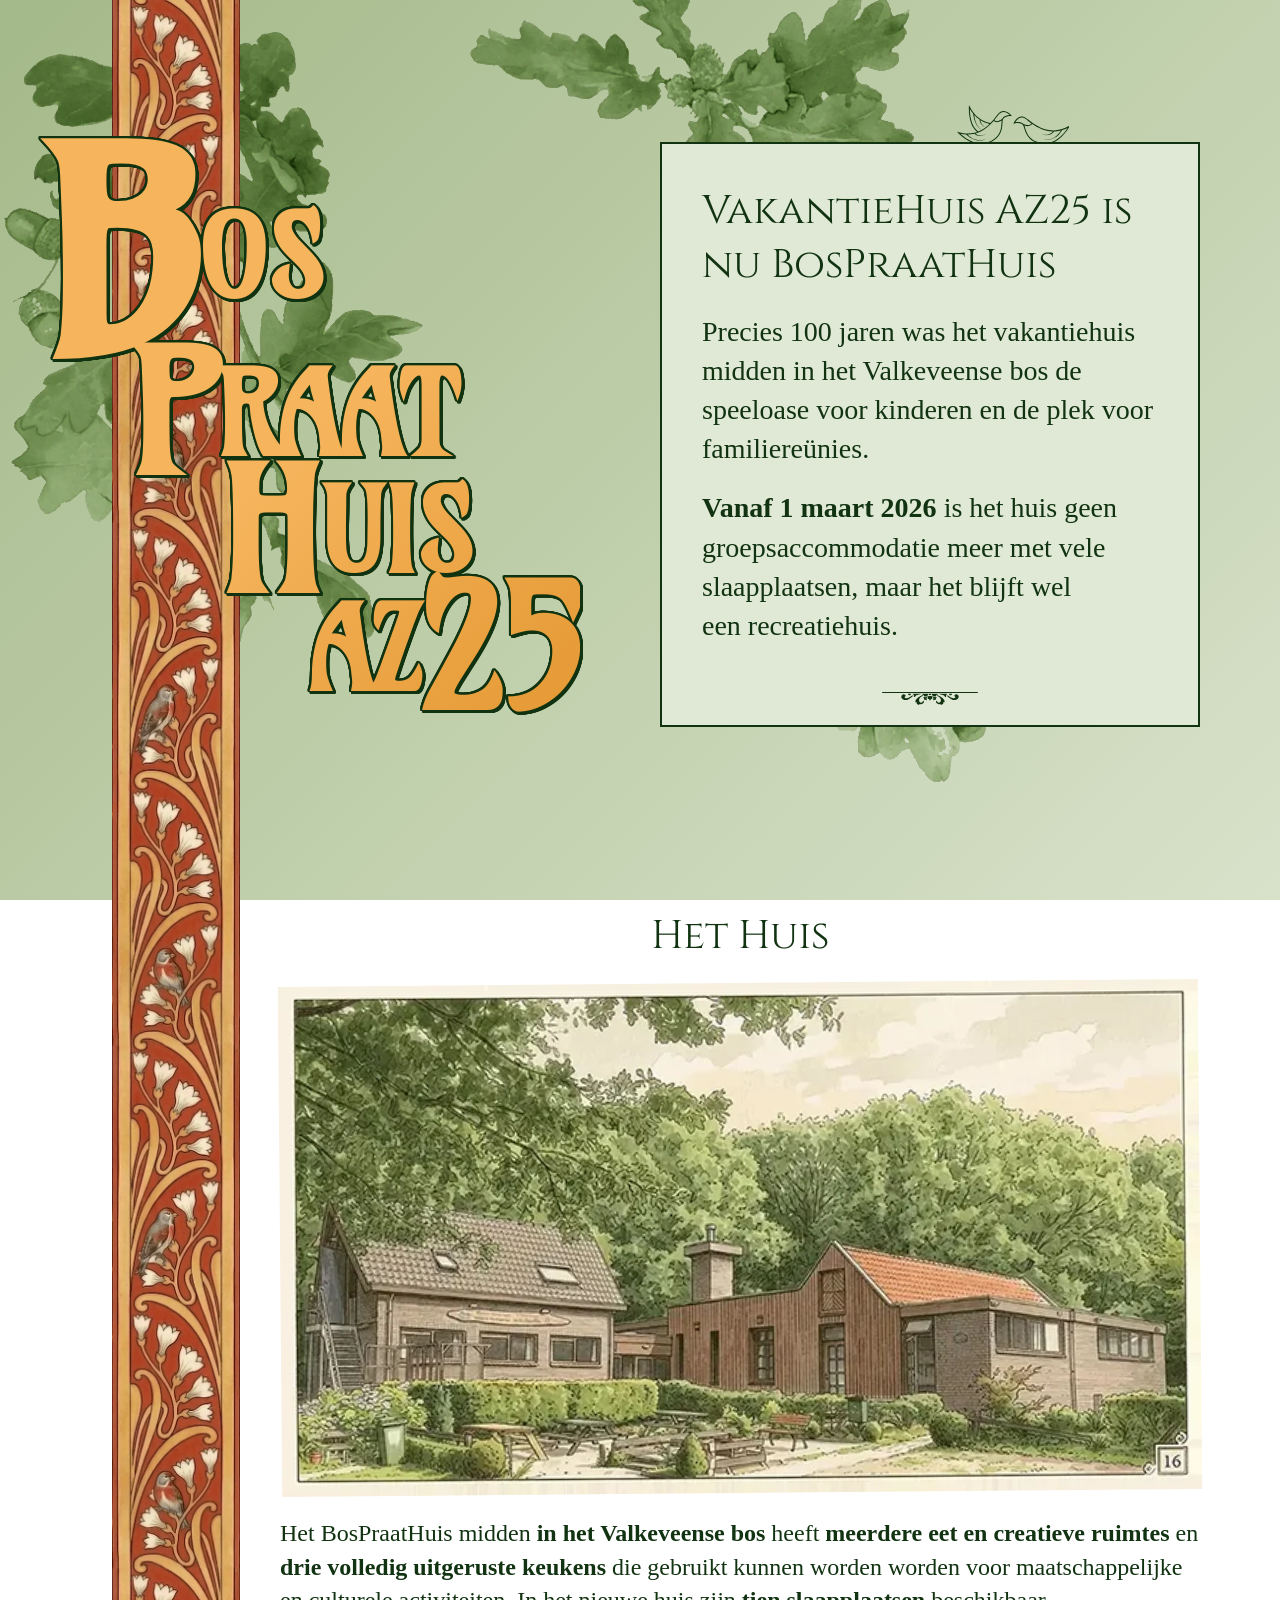
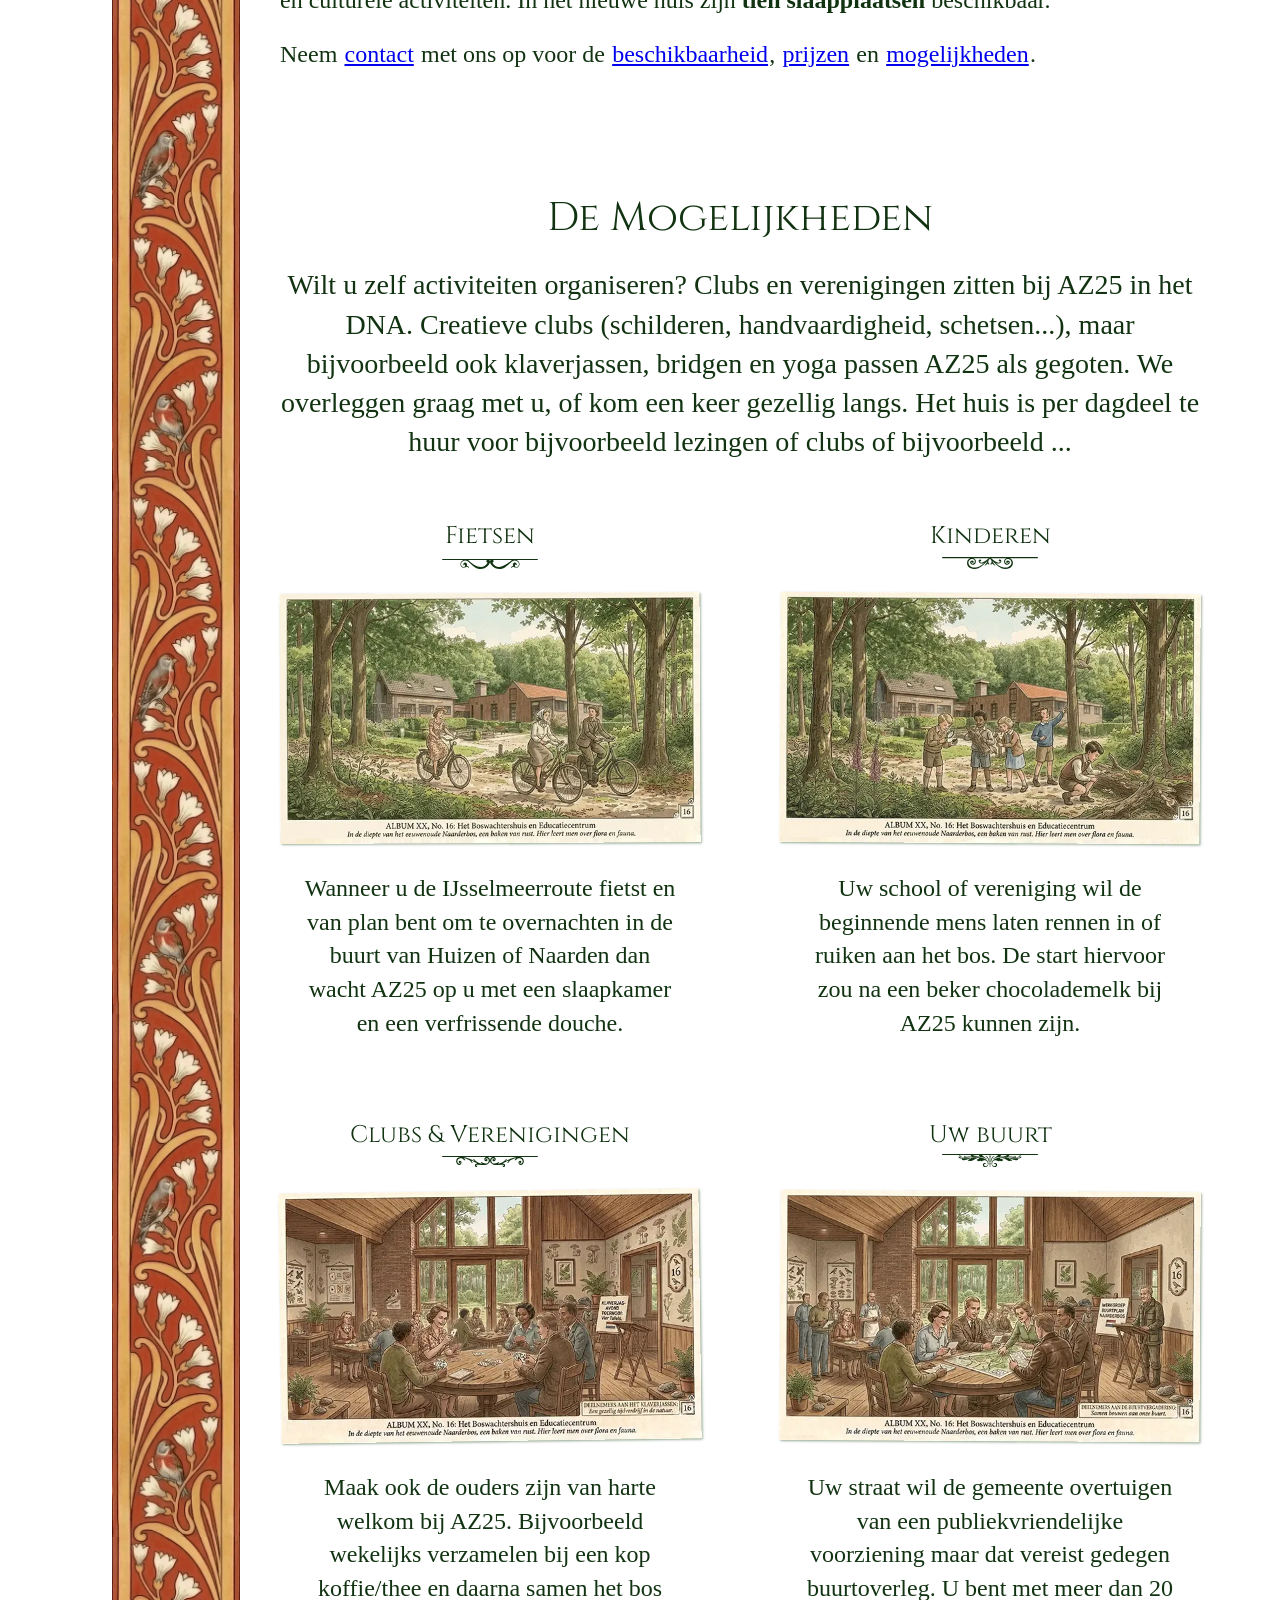
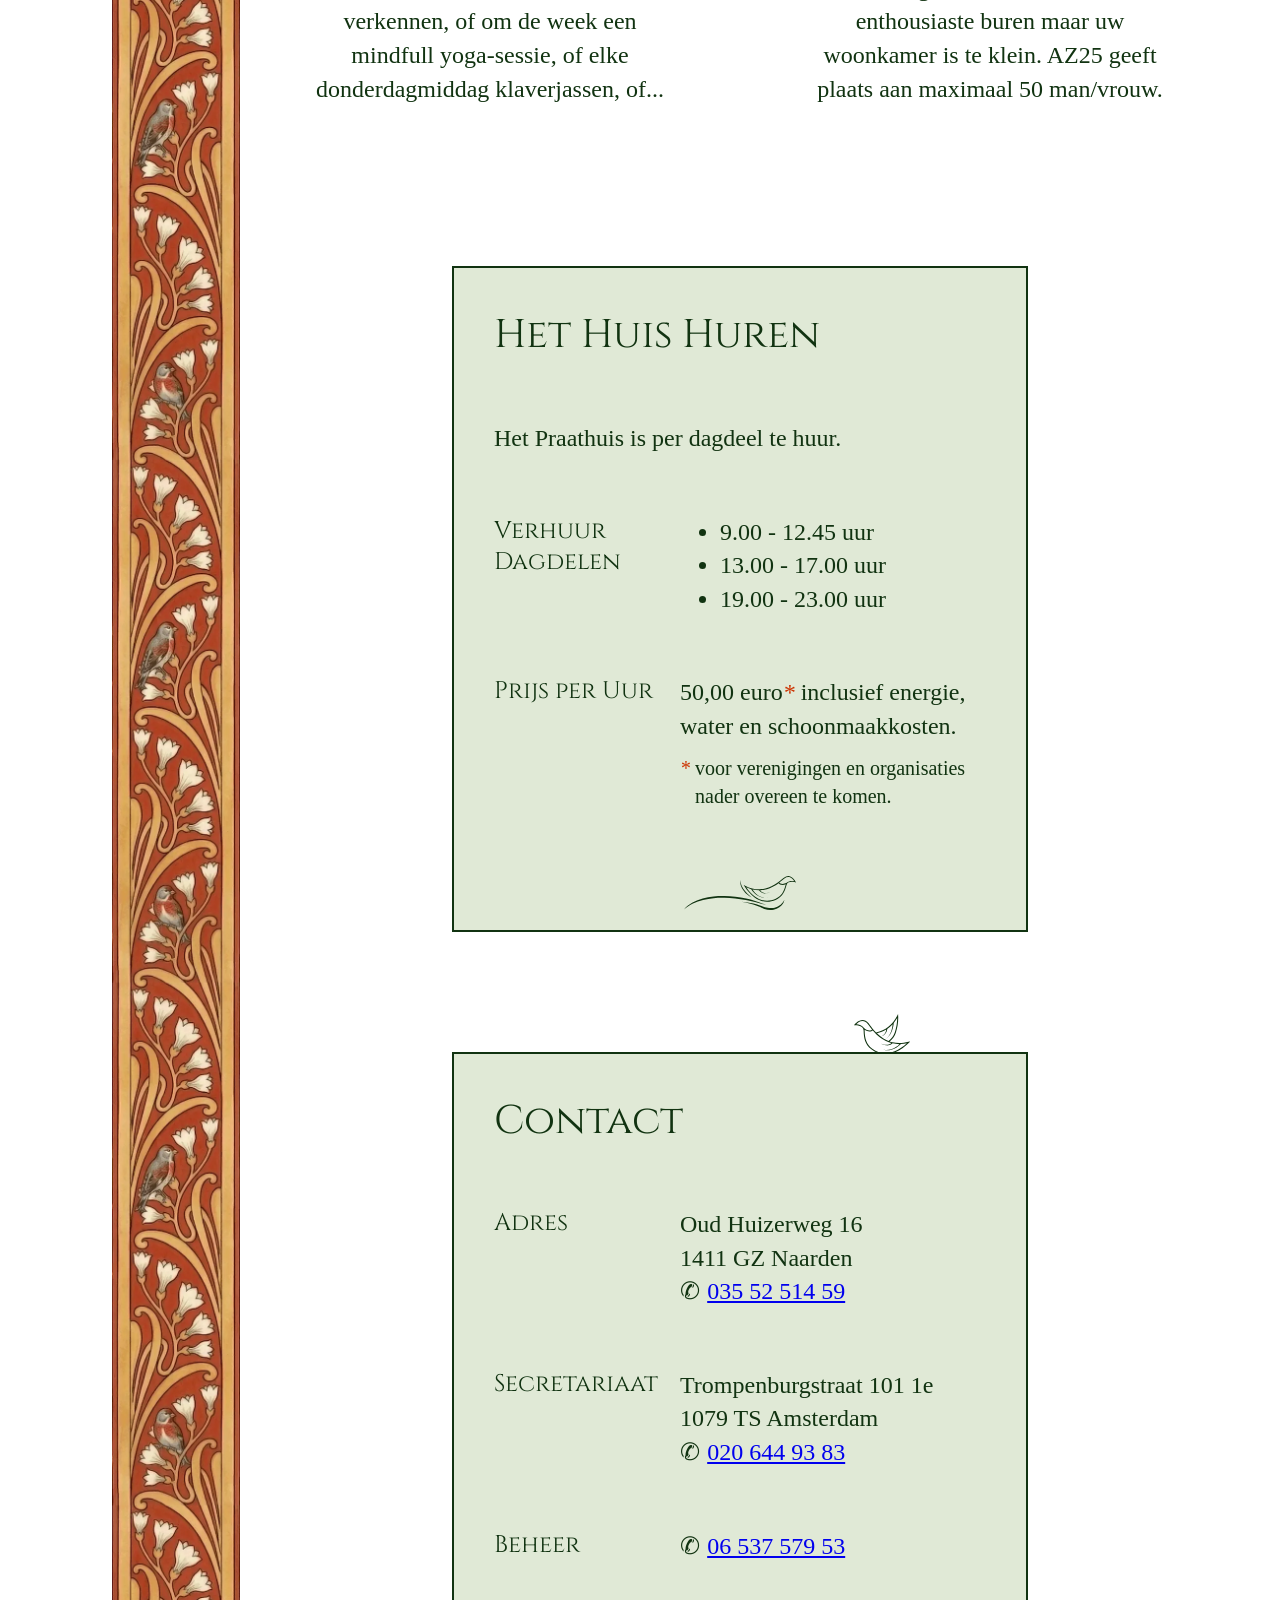
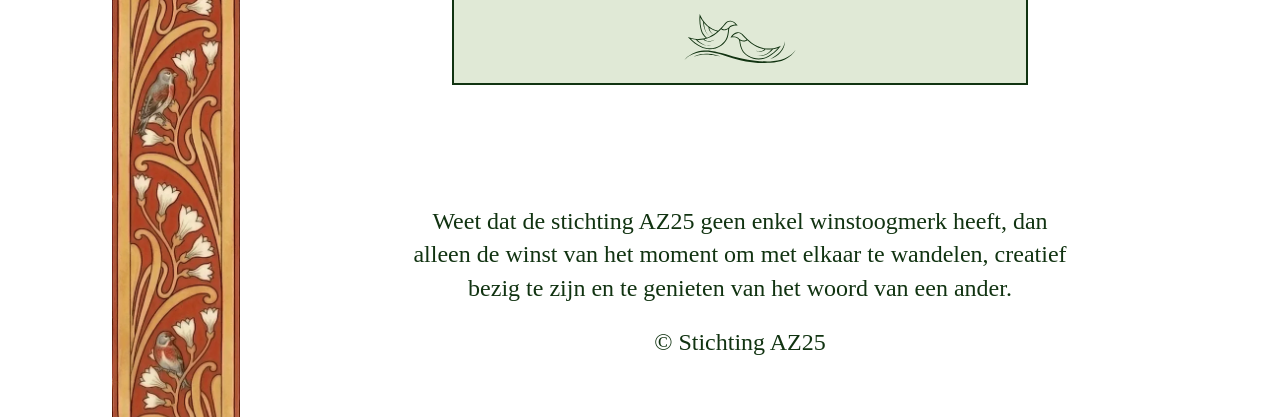
<file: index.html>
<!DOCTYPE html>
<html lang="nl">

<head>
  <title>BosPraatHuis AZ25</title>
  
  <meta charset="UTF-8">
  
  <meta http-equiv="Content-Language" content="nl">
	<meta name="description" content="Bospraathuis AZ25 - Jaren dertig sfeer met hedendaags comfort">
	<meta name="copyright" content="2026, Stichting AZ25">
  
  <meta name="viewport" content="width=device-width, initial-scale=1.0">
  
  <link rel="preload" href="fonts/Amarante-Regular.ttf" as="font" type="font/truetype" crossorigin>
  <link rel="preload" href="fonts/Cinzel-VariableFont_wght.ttf" as="font" type="font/truetype" crossorigin>

  <link rel="stylesheet" href="style/style2026april27.css">
  <link rel="stylesheet" href="style/print2026april27.css">

  <link rel="shortcut icon" href="/favicon.ico">
</head>
<body>
  <header>
    <h1>
      <span><em>B</em>OS</span>
			<span><em>P</em>RAAT</span>
			<span><em>H</em>UIS</span>
			<span>AZ<em>25</em></span>
    </h1>

    <section class="block ornament vogel">
      <h2>VakantieHuis AZ25 is nu BosPraatHuis</h2>
      <p class="intro">Precies 100 jaren was het vakantiehuis midden in het Valkeveense bos de speeloase voor kinderen en de plek voor familiereünies.</p>
      <p class="intro"><strong>Vanaf 1 maart 2026</strong> is het huis geen groeps&shy;accommodatie meer met vele slaapplaatsen, maar het blijft wel een recreatiehuis.</p>
    </section>

  </header>

  <main>
    <section id="huis" class="block block--small-only vogel">
      <h2 class="noprint">Het Huis</h2>

      <picture>
        <source 
          srcset=" 
            images/img-huis-2.webp 2x" 
          type="image/webp"
          media="print"
        />
        <source 
          srcset="
            images/img-huis-1.webp, 
            images/img-huis-15.webp 1.5x, 
            images/img-huis-2.webp 2x" 
          type="image/webp"
          media="(width > 430px)"
        />
        <source 
          srcset="
            images/img-huis-s.webp"
          type="image/webp"
        />
        <img src="images/img-huis.png" alt="het huis" width="1090" height="605" fetchpriority="high">
      </picture>

      <p>Het BosPraatHuis midden <strong>in het Valkeveense bos</strong> heeft <strong>meerdere eet en creatieve ruimtes</strong> en <strong>drie volledig uitgeruste keukens</strong> die gebruikt kunnen worden worden voor maatschappelijke en culturele activiteiten. In het nieuwe huis zijn <strong>tien slaapplaatsen</strong> beschikbaar.</p>
      <p class="noprint">Neem <a href="#contact">contact</a> met ons op voor de <a href="#huren">beschikbaarheid</a>, <a href="#huren">prijzen</a> en <a href="#mogelijkheden">mogelijkheden</a>.</p>
    </section>

    <section id="mogelijkheden" class="block block--small-only">
      <h2>De Mogelijkheden</h2>
      <p class="intro">Wilt u zelf activiteiten organiseren? Clubs en verenigingen zitten bij AZ25 in het DNA. Creatieve clubs (schilderen, handvaardigheid, schetsen...), maar bijvoorbeeld ook klaverjassen, bridgen en yoga passen AZ25 als gegoten. We overleggen graag met u, of kom een keer gezellig langs. Het huis is per dagdeel te huur voor bijvoorbeeld lezingen of clubs of bijvoorbeeld ...</p>
      <ul>
        <li>
          <h3>Fietsen</h3>

          <picture>
            <source 
              srcset="
                images/img-fietsen-2.webp 2x" 
              type="image/webp"
              media="print"
            />
            <source 
              srcset="
                images/img-fietsen-1.webp, 
                images/img-fietsen-15.webp 1.5x, 
                images/img-fietsen-2.webp 2x" 
              type="image/webp"
              media="(width > 430px)"
            />
            <source 
              srcset="
                images/img-fietsen-1.webp"
              type="image/webp"
            />
            <img src="images/img-fietsen.png" alt="het is prachtig fietsen in en om het Valkeveense bos" width="640" height="381" loading="lazy">
          </picture>

          <p>Wanneer u de IJsselmeerroute fietst en van plan bent om te overnachten in de buurt van Huizen of Naarden dan wacht AZ25 op u met een slaapkamer en een verfrissende douche.</p>
        </li>

        <li>
          <h3>Kinderen</h3>
          
          <picture>
            <source 
              srcset="
                images/img-kinderen-2.webp 2x" 
              type="image/webp"
              media="print"
            />
            <source 
              srcset="
                images/img-kinderen-1.webp, 
                images/img-kinderen-15.webp 1.5x, 
                images/img-kinderen-2.webp 2x" 
              type="image/webp"
              media="(width > 430px)"
            />
            <source 
              srcset="
                images/img-kinderen-1.webp" 
              type="image/webp"
            />
            <img src="images/img-kinderen.png" alt="het is heerlijk spelen en verkennen in en om het BosPraatHuis" width="640" height="381" loading="lazy">
          </picture>

          <p>Uw school of vereniging wil de beginnende mens laten rennen in of ruiken aan het bos. De start hiervoor zou na een beker chocolademelk bij AZ25 kunnen zijn.</p>
        </li>
        
        <li>
          <h3>Clubs & Verenigingen</h3>
          
          <picture>
            <source 
              srcset="
                images/img-clubs-2.webp 2x" 
              type="image/webp"
              media="print"
            />
            <source 
              srcset="
                images/img-clubs-1.webp, 
                images/img-clubs-15.webp 1.5x, 
                images/img-clubs-2.webp 2x" 
              type="image/webp"
              media="(width > 430px)"
            />
            <source 
              srcset="
                images/img-clubs-1.webp" 
              type="image/webp"
            />
            <img src="images/img-clubs.png" alt="het club- en verengingsleven zit AZ25 in het DNA" width="640" height="381" loading="lazy">
          </picture>
          
					<p>Maak ook de ouders zijn van harte welkom bij AZ25. Bijvoorbeeld wekelijks verzamelen bij een kop koffie/thee en daarna samen het bos verkennen, of om de week een mindfull yoga-sessie, of elke donderdag&shy;middag klaverjassen, of... </p>
        </li>
        
        <li>
          <h3>Uw buurt</h3>

          <picture>
            <source 
              srcset="
                images/img-buurt-2.webp 2x"
              type="image/webp"
              media="print"
            />
            <source 
              srcset="
                images/img-buurt-1.webp, 
                images/img-buurt-15.webp 1.5x, 
                images/img-buurt-2.webp 2x"
              type="image/webp"
              media="(width > 430px)"
            />
            <source 
              srcset="
                images/img-buurt-1.webp"
              type="image/webp"
            />
            <img src="images/img-buurt.png" alt="u bent van harte welkom met uw buurtgenoten" width="640" height="381" loading="lazy">
          </picture>

          <p>Uw straat wil de gemeente overtuigen van een publiek&shy;vriendelijke voorziening maar dat vereist gedegen buurtoverleg. U bent met meer dan 20 enthousiaste buren maar uw woonkamer is te klein. AZ25 geeft plaats aan maximaal 50 man/vrouw.</p>
        </li>
      </ul>
    </section>

    <section id="huren" class="block ornament">
				<h2>Het Huis Huren</h2>
			
				<p>Het Praathuis is per dagdeel te huur.</p>
			
				<div>
					<h3>Verhuur Dagdelen</h3>
					<ul>
						<li>9.00 - 12.45 uur</li>
						<li>13.00 - 17.00 uur</li>
						<li>19.00 - 23.00 uur</li>
					</ul>
				</div>
				
				<div>
					<h3>Prijs per Uur</h3>
					<p>50,00 euro<em>*</em> inclusief energie, water en schoonmaakkosten.</p>
					<p class="nb"><em>*</em> voor verenigingen en organisaties nader overeen te komen.</p>
				</div>
    </section>

    <section id="contact" class="block ornament vogel">
				<h2>Contact</h2>
	
				<div>
					<h3>Adres</h3>
					<p>Oud Huizerweg 16<br>
					1411 GZ Naarden<br>
					✆ <a href="tel:0355251459">035 52 514 59</a></p>
				</div>
	
				<div>
					<h3>Secre&shy;tariaat</h3>
					<p>Trompenburgstraat 101 1e<br>
					1079 TS Amsterdam<br>
					✆ <a href="tel:0206449383">020 644 93 83</a></p>
				</div>
	
				<div>
					<h3>Beheer</h3>
					<p>✆ <a href="tel:0653757953">06 537 579 53</a></p>
				</div>
    </section>

		<section id="service" class="block block--small-only ornament">
			<p>Weet dat de stichting AZ25 geen enkel winstoogmerk heeft, dan alleen de winst van het moment om met elkaar te wandelen, creatief bezig te zijn en te genieten van het woord van een ander.</p>
			<p class="noprint">© Stichting AZ25</p>
		</section>
    
  </main>

  <svg width='0' height='0' aria-hidden='true'>
		<filter id='grain' color-interpolation-filters='sRGB' x='-10%' y='-10%' width='120%' height='120%'>
			<feTurbulence type='fractalNoise' baseFrequency='.1' numOctaves='10'/>
			<feDisplacementMap in='SourceGraphic' scale='1.4' xChannelSelector='R'/>
			<feBlend in2='SourceGraphic'/>
		</filter>
	</svg

</body>
</html>
</file>
<file: style/style2026april27.css>
@font-face {
  font-family:amarante;
  src:url("../fonts/Amarante-Regular.ttf");
	font-display:swap;
}

@font-face {
  font-family:cinzel;
  src:url("../fonts/Cinzel-VariableFont_wght.ttf");
	font-display:swap;
}





/***************/
/* MARK: BASIS */
/***************/

*, *::before, *::after {
  box-sizing: border-box;
}


html {
  --ws:clamp(1.5rem, 1.0789rem + 2.1053vw, 2.5rem);
  --ws-xs:calc(var(--ws) * .25);
	--ws-s:calc(var(--ws) * .5);
	--ws-m:calc(var(--ws) * 1.5);
  --ws-l:calc(var(--ws) * 2);
	--ws-xl:calc(var(--ws) * 3);

  --color:#131;
  --line:#131;
  --shadow:#131;
  --drop-shaodw:#0306;

  --bg-gradient:linear-gradient(-45deg, #d8e2ca, #a4b989);
  --h-gradient:linear-gradient(135deg, #f6b45c 50%, #e39731);

  --bg-section:#e0e9d6;

	--color-selection:#f9eedc;
	--bg-selection:#06c;

	--color-asterix:#c30;

  color:var(--color);
  font-family:garamond, serif;
	-webkit-font-smoothing:subpixel-antialiased;

  scroll-padding-top:var(--ws);
	@media (prefers-reduced-motion:no-preference) {
    scroll-behavior:smooth;
  }
}

h1 {
	font-family:amarante;
	font-size:clamp(2.2rem, 0.1789rem + 10.1053vw, 7rem);

	line-height:.7;
	letter-spacing:-.02em;
  color:transparent;

  background-image:var(--h-gradient);
  background-clip:text;

	--f: max(.01em, 1px);
	--fn: calc(var(--f) * -1);

  filter:
    drop-shadow( var(--fn) var(--fn) var(--shadow))
    drop-shadow( 0         var(--f)  var(--shadow))
    drop-shadow( var(--f)  0         var(--shadow))
    drop-shadow( 0         var(--f)  var(--shadow))
    drop-shadow( var(--f)  0         var(--shadow))
    drop-shadow( 0         var(--f)  var(--shadow))
    drop-shadow( var(--f)  0         var(--shadow));
}

h2 {
  font-family:cinzel, serif;
  font-size:clamp(1.5rem, 1.0789rem + 2.1053vw, 2.5rem);
  font-weight:400;
	margin:0;
}

h3 {
  font-family:cinzel, serif;
	font-size: clamp(1.125rem, 0.9671rem + 0.7895vw, 1.5rem);
  line-height:1.3;
  font-weight:400;
	margin:0;
}

ul {
	margin:0;
}

p, li { 
  font-size: clamp(1.125rem, 0.9671rem + 0.7895vw, 1.5rem);
  line-height:1.4;
}

p {
	margin:0;
	text-wrap: pretty;

	&.intro {
		font-size: clamp(1.25rem, 1.0395rem + 1.0526vw, 1.75rem);
	}
}

img {
  max-width:100%;
	height:auto;
}

a {
  padding-inline:.05em;
  border-radius:.2em;

  &:focus {
    outline:solid 2px currentcolor;
    outline-offset:.1em;
    text-decoration:none;
  }
}

::selection {
	color:var(--color-selection);
	background-color:var(--bg-selection);
}

/* COMPONENTS */

.block {
	position: relative;

	padding:var(--ws);

	display:grid;
	gap:var(--ws-s);

	border:solid 2px currentColor;
  background-color:var(--bg-section);

	@supports (corner-shape:scoop) {
		border-radius:var(--ws-s);
		corner-shape:scoop;
	}

	@media (width > 48em) {
		&.block--small-only {
			padding:0;
			background:none;
			border:none;
				}
	}
}

.ornament {
	padding-block-end:var( --ws-l);

	background-image:var(--ornament-image, url("../images/divider.svg"));
  background-size: 6rem auto;
  background-position: center calc(100% - var(--ws-s));
  background-repeat:no-repeat;
}

.vogel {
	&::after {
		content:"";
		position:absolute;
		inset-block-end:100%;
		inset-inline-start:var(--vogel-inset,40%);

		inline-size:var(--vogel-size, clamp(5rem, 20vw, 7rem));
		aspect-ratio: var(--vogel-ratio, 2213789/761143);

		background-image: var(--vogel-image, url("../images/birds1.svg"));
		background-size:cover;
	}

	@media (width > 48em) {
		&.block--small-only::after {
			content:unset;
		}
	}
}











/**************/
/* MARK: BODY */
/**************/

html {
	background-image:
		url("../images/eiken.png"),
		var(--bg-gradient);

	background-image:
		image-set(
			url("../images/eiken.webp") type("image/webp"),
			url("../images/eiken.png") type("image/png")
		),
		var(--bg-gradient);

		

	background-size:
    clamp(32em, 80vw, 64em) auto, 
    100dvw 100dvh;
	background-repeat:
		no-repeat,
    no-repeat;
	background-position:
		max(0px, calc(40% - 25em)) top,
		left top;
	background-attachment:
    scroll,
		fixed;
	background-blend-mode:multiply;

	display:grid;
	grid-template-columns:
		minmax(0,2fr)
		min(100%, 120em)
		minmax(0,3fr);

	@supports(-webkit-touch-callout: none) {
		background-size:
    	clamp(32em, 80vw, 64em) auto, 
    	cover;
		background-attachment:
			scroll,
			scroll;
	}
}

body {
	grid-column:2;

  min-height:100dvh;
  margin:0;

  background-image:
     url("../images/bg.png");

	background-image:
		image-set(
			url("../images/bg.webp") type("image/webp"),
			url("../images/bg.png") type("image/png")
		);

  background-size:
    clamp(4rem, 1.1429rem + 14.2857vw, 8rem) auto;
  background-repeat:
    repeat-y;
  background-position:
      clamp(2rem, -1.5714rem + 17.8571vw, 7rem) top;
}





/****************/
/* MARK: HEADER */
/****************/

header {
  padding:var(--ws);

	@media (width > 48em) {
		padding-inline-end:var(--ws-l);
	}
	
	@media (width > 68em) {
    padding-block:var(--ws-xl);
		
		
    gap:var(--ws-l);
    align-items:center;

		display:grid;
		grid-template-columns:minmax(30rem, 1fr) 1fr;
  }

	@media (width > 92em) {
		display:flex;
	}
}

/* MARK: TITLE */

h1 {
	max-inline-size:68rem;
  margin:0;
  padding-block:var(--ws-l);

  display:grid;
	grid-template-columns:auto auto 1fr;
	align-items:center;

	span {
		display:flex;
		align-items:center;
	}

  span:nth-of-type(1) {
		em {
			font-size:2.5em;
    	font-style:normal;
		}
	}
	
	span:nth-of-type(n + 2) {
		 em {
      font-size:1.5em;
			font-style:normal;
    }
	}
	
	span:nth-of-type(4) {
		grid-column:1/-1;
    justify-self:end;
  }

	@media (width > 68em) {
		padding-block:var(--ws);
		
		grid-template-columns:1fr 1fr 1fr 1fr;

		span:nth-of-type(1) {
			grid-column:1/-1;
		}
		
		span:nth-of-type(2) {
			grid-column:2/-1;
		}

		span:nth-of-type(3) {
			grid-column:3/-1;
		}

		span:nth-of-type(4) {
			grid-column:4/-1;
			justify-self:start;
		}
	}

	@media (width > 92em) {
		padding-block:var(--ws-l);

		grid-template-columns:auto auto 1fr;

		span:nth-of-type(n - 3) {
			grid-column:unset;
		}

		span:nth-of-type(4) {
			grid-column:1/-1;
			justify-self:end;
			padding-inline-end:1em;
		}
	}
}

/* MARK: INTRO */

header section {
	--vogel-image:url("../images/birds3.svg");

  max-inline-size:56em;

  @media (width > 48em) {
		--vogel-inset:15%;
    margin-inline-start:15em;
  }

  @media (width > 68em) {
		--vogel-inset:55%;
    max-inline-size:43em;
    margin-inline-start:0;
  } 
}





/**************/
/* MARK: MAIN */
/**************/

main {
  max-inline-size:120em;
  padding:var(--ws);

  display:grid;
  row-gap:var(--ws-l);

  @media (width > 48em) {
    padding-inline-start:calc(15em + var(--ws));
		padding-inline-end:var(--ws-l);
		row-gap:var(--ws-xl);
  }

  @media (width > 80em) {
    grid-template-columns:
			minmax(0, 1fr)
			min( (100% - var(--ws-l) ) * .5, 36em)
			var(--ws-l)
			min( (100% - var(--ws-l) ) * .5, 36em)
			minmax(0, 1fr);
  }

  &:has(#p404) {
		min-height:100%;
    align-content: safe center;
		
		@media (width > 48em) {
			row-gap:var(--ws-l);
		}
  }
}





/******************/
/* MARK: HET HUIS */
/******************/

#huis {
	--vogel-image: url("../images/birds5.svg");
	--vogel-ratio: 1072402/647803;
	--vogel-inset:70%;
	--vogel-size:clamp(2.5rem, 10vw, 3.5rem);

	position: relative;
	grid-column:1/-1;

  @media (width > 80em) {
    grid-template-columns:1fr min(40%, 27em);
    grid-template-rows:auto auto 1fr;
    column-gap:var(--ws);
  }
}

#huis h2 {
  text-align:center;
}

#huis p {
  @media (width > 80em) {

    &:nth-of-type(1) {
      grid-area:2/2;
      margin:0;
    }

    &:nth-of-type(2) {
      grid-area:3/2;
    }
    
  }
}

#huis picture {
	@media (width > 80em) {
    grid-area:2/1/4;
  }
}

#huis img {
  inline-size:100%;

  box-shadow:.05em .05em .1em var(--drop-shadow);
  rotate:-.5deg;
}





/***********************/
/* MARK: MOGELIJKHEDEN */
/***********************/

#mogelijkheden {
  @media (width > 80em) {
      grid-column:2/-2;
  }
}

#mogelijkheden h2 {
  text-align:center;
}

#mogelijkheden > p {
  max-inline-size:33em;

  @media (width > 72em) {
   margin-inline:auto;
   text-align:center;
  }
} 

#mogelijkheden ul {
  margin:0;
  padding:var(--ws) 0;
  list-style-type:"";

  display:grid;
	gap:var(--ws-l);

  @media (width > 72em) {
    grid-template-columns:1fr 1fr;
  }
}

#mogelijkheden li {
  display:flex;
  flex-direction:column;
	gap:var(--ws-s);
}

#mogelijkheden h3 {

  padding-block-end:var(--ws-s);
	background-image:var(--calli-image, url("../images/calli6.svg"));
  background-size: 6rem auto;
  background-position: center calc(100% - .25rem);
  background-repeat:no-repeat;

  text-align:center;

  li:nth-of-type(4n + 2) & {
   --calli-image:url("../images/calli2.svg");
  }

  li:nth-of-type(4n + 3) & {
    --calli-image:url("../images/calli3.svg");
  }

  li:nth-of-type(4n + 4) & {
    --calli-image:url("../images/calli4.svg");
  }
}

#mogelijkheden picture {
	margin-inline:auto;
}

#mogelijkheden img {
  order:-1;
  width:100%;
  max-inline-size:40rem;
  

  box-shadow:.05em .05em .1em var(--drop-shaodw);
  
	rotate:var(--r,-.25deg);

  li:nth-of-type(4n + 2) & {
    --r:.33deg;
  }

  li:nth-of-type(4n + 3) & {
    --r:-.75deg;
  }

  li:nth-of-type(4n + 4) & {
    --r:.33deg;
  }
}

#mogelijkheden li p {
	text-align:center;
	padding-inline:min(5%, var(--ws));
	max-inline-size:26em;
	margin-inline:auto;
}





/*******************************/
/* MARK: HUREN & CONTACT & 404 */
/*******************************/

#huren,
#contact,
#p404 {
	container-type:inline-size;
	inline-size:100%;
	padding-block-end:var(--ws-xl);
	
	justify-self:center;
	align-content:start;
	gap:var(--ws-m);

	background-size:clamp(5em, 20vw, 7em) auto;

	@media (width > 48em) {
		inline-size:min(100%, 36em);
	}

	div {
		display:grid;
		gap:var(--ws-xs);
	}

	@container (width > 28em) {
		div {
			grid-template-columns:11em 1fr;
		}
	}
}





/***************/
/* MARK: HUREN */
/***************/

#huren {
	--ornament-image:url("../images/birds1.svg");

  @media (width > 80em) {
    grid-column-start:2;
  }
}

#huren em {
  color:var(--color-asterix);
}

#huren .nb {
	display:flex;
	gap:.25em;
	font-size: clamp(1rem, 0.8947rem + 0.5263vw, 1.25rem);
	
	@container (width > 28em) {
		grid-column-start:2;
	}
}





/*****************/
/* MARK: CONTACT */
/*****************/

#contact {
	--vogel-image: url("../images/birds4.svg");
	--vogel-ratio: 1072392/761143;
	--vogel-inset:70%;
	--vogel-size:clamp(2.5rem, 10vw, 3.5rem);

	--ornament-image:url("../images/birds2.svg");

	@media (width > 80em) {
    grid-column-start:4;
  }
}





/*************/
/* MARK: 404 */
/*************/

#p404 {
	--ornament-image:url("../images/birds1.svg");

  gap:var(--ws-xs);

  @media (width > 80em) {
    grid-column-start:2;
  }
}






/*****************/
/* MARK: SERVICE */
/*****************/

#service {
	@media (width > 80em) {
		grid-column:2/-2;    
  }
}

#service p {
  max-width:28em;

  @media (width > 48em) {
		margin-inline:auto;
		text-align:center;
  }
}
</file>
<file: style/print2026april27.css>
@media print {
  .noprint {
    position:absolute;
    left:-9999em;
    display:none;
  }

  @page {
    size: A4 portrait;
    margin: 1cm;
  }




  
  /***************/
  /* MARK: BASIS */
  /***************/

  html {
    --ws:.85cm;
  }

  h1 {
    font-size:20mm;
  }

  h2 {
    font-family:cinzel, serif;
    font-size:5mm; /* 15pt */
  }

  h3 {
    font-size:3.6mm; /* 11pt */
  }

  p, li { 
    font-size:3mm; /* 9pt */
    text-wrap:pretty;
  }

  p.intro {
    font-size:4.3mm; /* 13pt */
  }

  a {
    text-decoration:none;
    color:inherit;
  }

  /* COMPONENTS */

  .block.block--small-only {
    padding:0;
    background:none;
    border:none;
  }

  .ornament {
	  padding-block-end:var( --ws-m);
  }

  .vogel.block--small-only::after {
    content:unset;
  }





  /**************/
  /* MARK: BODY */
  /**************/

  html {

    background-color:#becda9;
    background-image:
		  url("../images/eiken.png");

    background-repeat:
      no-repeat,
      repeat;
  }

  body {
    background-size:5em auto;
    background-position:3.5em top;
  }





  /****************/
  /* MARK: HEADER */
  /****************/

  header {
    padding-block:var(--ws-m) var(--ws-s);
    padding-inline-end:var(--ws);

    gap:var(--ws);
    align-items:center;

    display:grid;
    grid-template-columns:4fr 5fr;
  }

  /* MARK: TITLE */

  h1 {
    padding-block:var(--ws);
    
    grid-template-columns:1fr 1fr 1fr 1fr;

    span:nth-of-type(1) {
      grid-column:1/-1;
    }
    
    span:nth-of-type(2) {
      grid-column:2/-1;
    }

    span:nth-of-type(3) {
      grid-column:3/-1;
    }

    span:nth-of-type(4) {
      grid-column:4/-1;
      justify-self:start;
    }
  }

  header section {
    --vogel-inset:65%;

     margin-inline-start:0;
  }





  /**************/
  /* MARK: MAIN */
  /**************/

  main {
    padding-inline-start:calc(8.5em + var(--ws));
    padding-inline-end:var(--ws);
    padding-block-start:0;
    padding-block-end:0;
    row-gap:0;

    grid-template-columns:
      minmax(0, 1fr)
      min( (100% - var(--ws) ) * .5, 36em)
      0
      min( (100% - var(--ws) ) * .5, 36em)
      minmax(0, 1fr);
  }





  /******************/
  /* MARK: HET HUIS */
  /******************/

  #huis {
    grid-template-columns:calc(8.5rem) 1fr var(--ws-l);
    column-gap:0;

    margin-inline-start:-8.5em;

    break-after:page;
  }
  
  #huis p:nth-of-type(1) {
    grid-area:2/2;
    margin:0;
    font-size:4.3mm; /* 13pt */
  }

  #huis picture {
    grid-area:1/1/2/-1;
  }





  /***********************/
  /* MARK: MOGELIJKHEDEN */
  /***********************/

  #mogelijkheden {
    break-before: page;
    grid-column:1/-1;
    padding-block-start:var(--ws-m);
    margin-block-end:var(--ws-m);
  }

  #mogelijkheden p.intro {
    max-inline-size:unset;
    font-size:3.6mm; /* 11pt */
    margin-inline:unset;
    text-align:start;
  }

  #mogelijkheden ul {
    grid-template-columns:1fr;
    gap:var(--ws-xs);
    padding:0;
  }

  #mogelijkheden li {
    display:grid;
    grid-template-columns:4cm 1fr;
    grid-template-rows:min-content 1fr;
    grid-template-areas:
      "image titel"
      "image tekst";
    gap:0 var(--ws-s);
    justify-items:start;
  }

  #mogelijkheden h3 {
    padding-block-end:0;
    background-image:unset;
    background-size: unset;
    background-position:unset;
    background-repeat:unset;

    text-align:center;
  }

  #mogelijkheden picture {
    grid-area:image;
  }

  #mogelijkheden img {
    order:-1;
    width:100%;
    max-inline-size:40rem;
    

    box-shadow:.05em .05em .1em var(--drop-shaodw);
    
    rotate:var(--r,-.25deg);

    li:nth-of-type(4n + 2) & {
      --r:.33deg;
    }

    li:nth-of-type(4n + 3) & {
      --r:-.75deg;
    }

    li:nth-of-type(4n + 4) & {
      --r:.33deg;
    }
  }

  #mogelijkheden li p {
    grid-area:tekst;

    font-size:3mm; /* 9pt */
    text-align:start;
    padding-inline:0;
    max-inline-size:26em;
    margin-inline:unset;
  }





  /*******************************/
  /* MARK: HUREN & CONTACT & 404 */
  /*******************************/

  #huren,
  #contact,
  #p404 {
    div {
      display:grid;
      gap:calc(var(--ws-xs) * .25);
    
      grid-template-columns:2.2cm 1fr;
    }
  }





  /***************/
  /* MARK: HUREN */
  /***************/

  #huren {
    border-right:0;
	  border-top-right-radius:0;
	  border-bottom-right-radius:0;

    grid-column:1/3;
    translate:.5mm;

    padding:var(--ws-s) var(--ws-s) var(--ws-s) var(--ws);
    gap:var(--ws-s);

    background-image:none;
  }

  #huren ul {
    padding-inline-start:1em;
  }

  #huren .nb {
    display:flex;
    gap:.25em;
    font-size:3mm; /* 9pt */
    
    grid-column:1/-1;
  }

  #huren em {
    color:var(--color-asterix);
  }



  /*****************/
  /* MARK: CONTACT */
  /*****************/

  #contact {
    border-left:0;
	  border-top-left-radius:0;
	  border-bottom-left-radius:0;

    grid-column:4/6;
    translate:-.5mm;

    padding:var(--ws-s) var(--ws) var(--ws-s) var(--ws-s);
    gap:var(--ws-s);

    background-image:none;
  }





  /*************/
  /* MARK: 404 */
  /*************/

  #p404 {
    --ornament-image:url("../images/birds1.svg");

    gap:var(--ws-xs);

    @media (width > 80em) {
      grid-column-start:2;
    }
  }






  /*****************/
  /* MARK: SERVICE */
  /*****************/

  #service {
      grid-column:2/-2;    
      /* margin-block-start:calc( var(--ws-s) * -1 ); */
      margin-block-start:var(--ws);
  }

  #service p {
    max-width:38em;
  }

}
</file>
